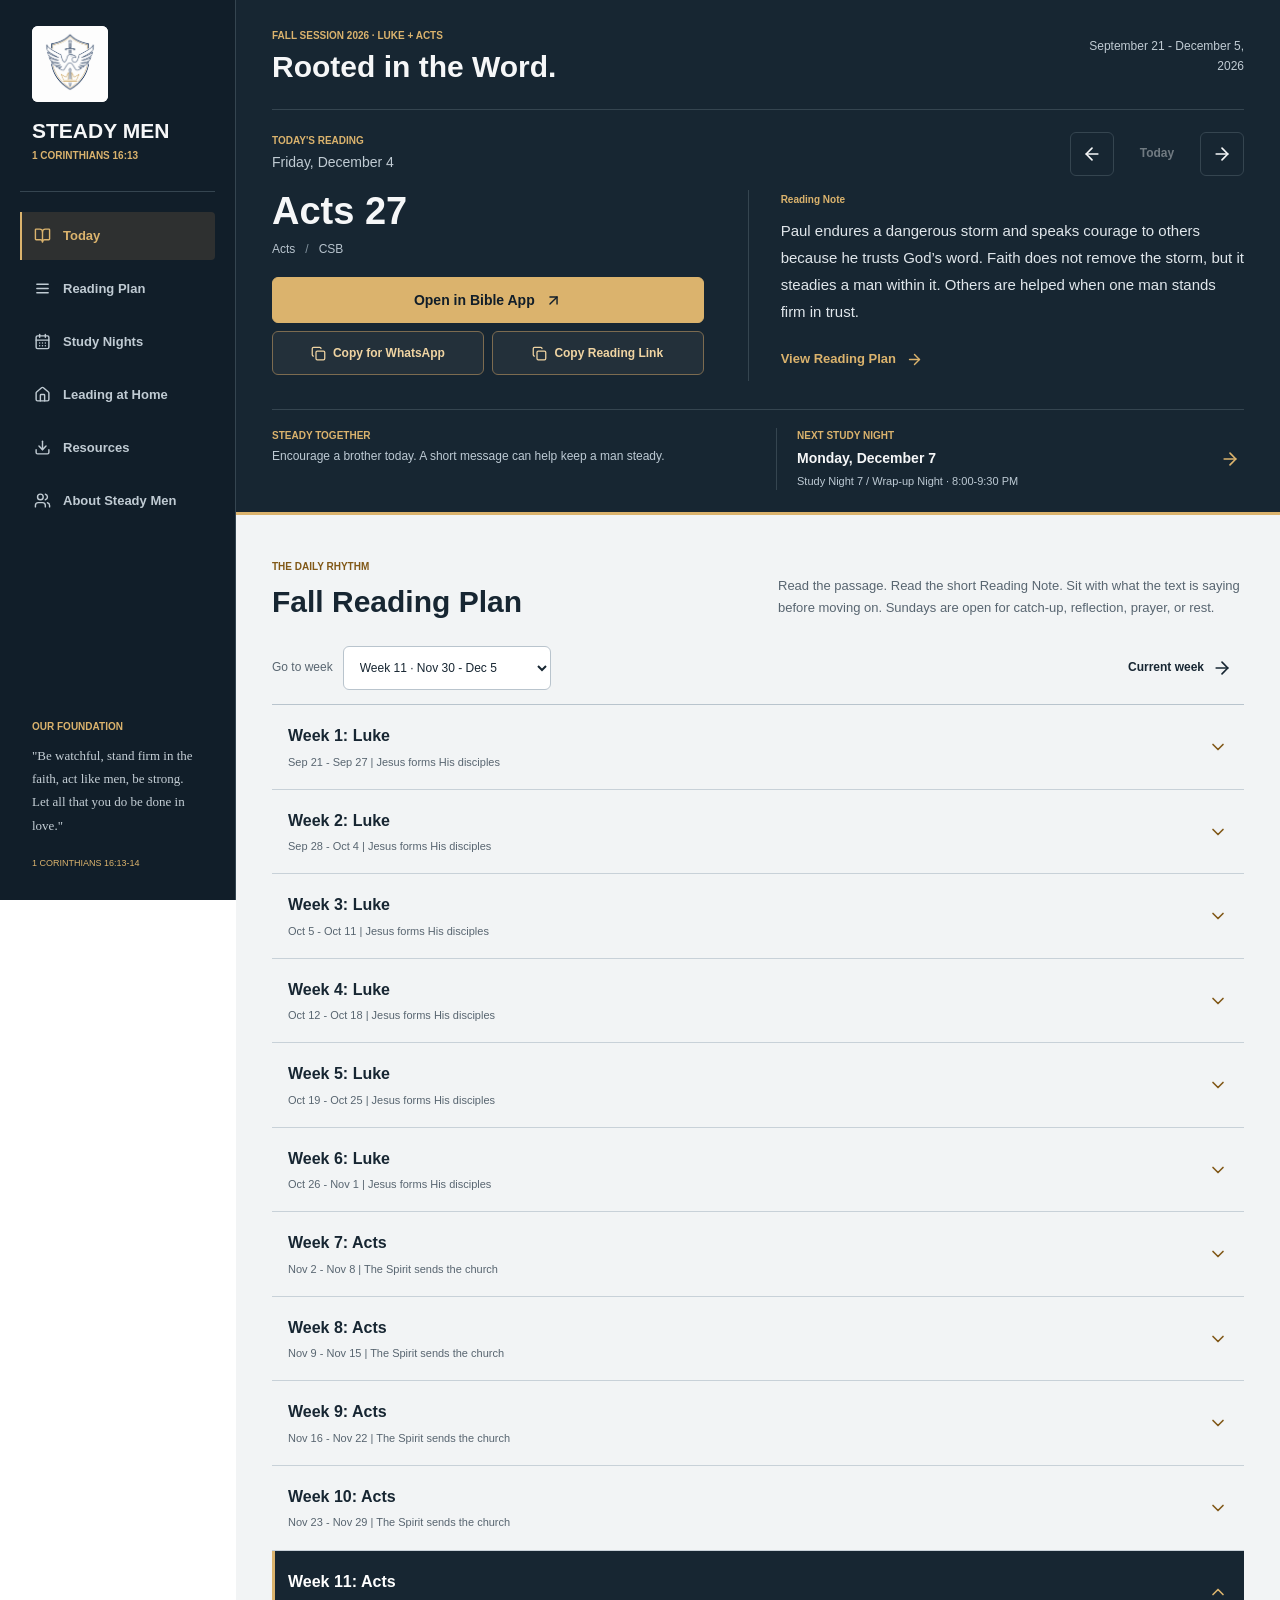
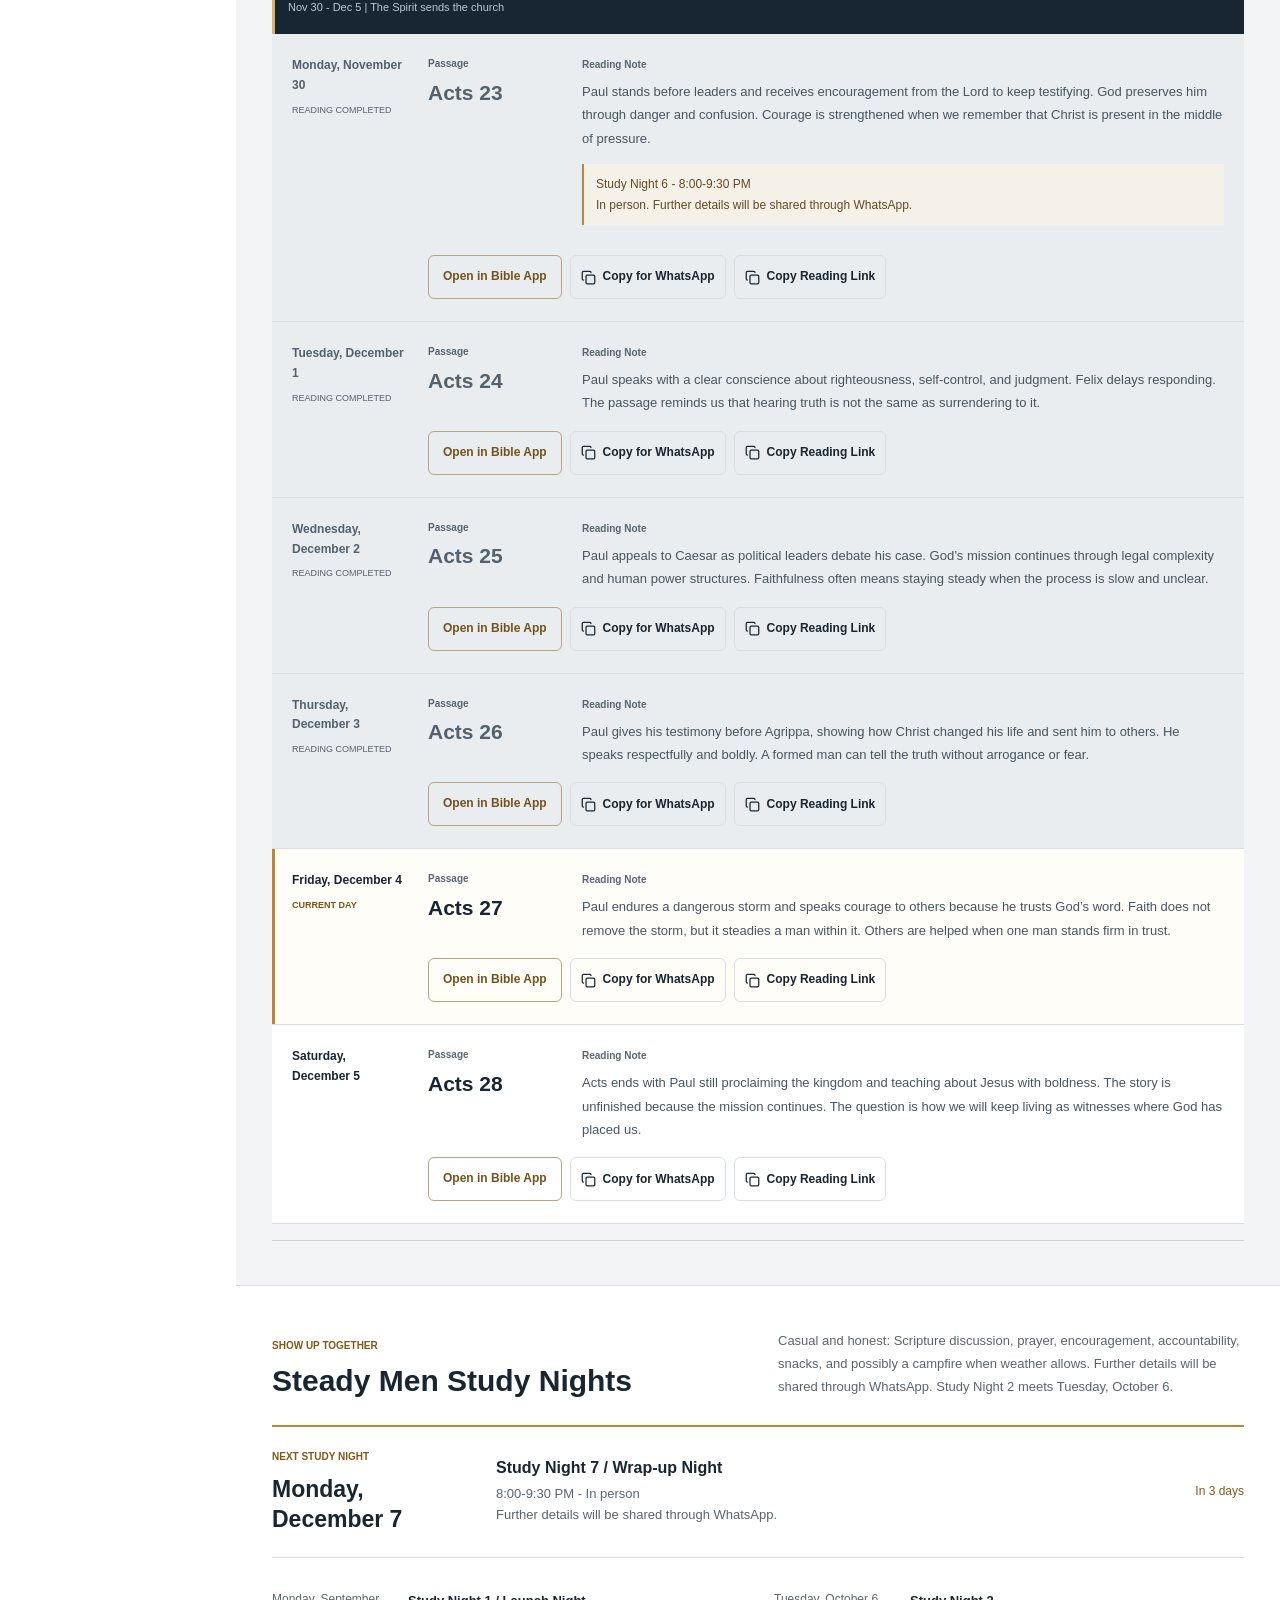
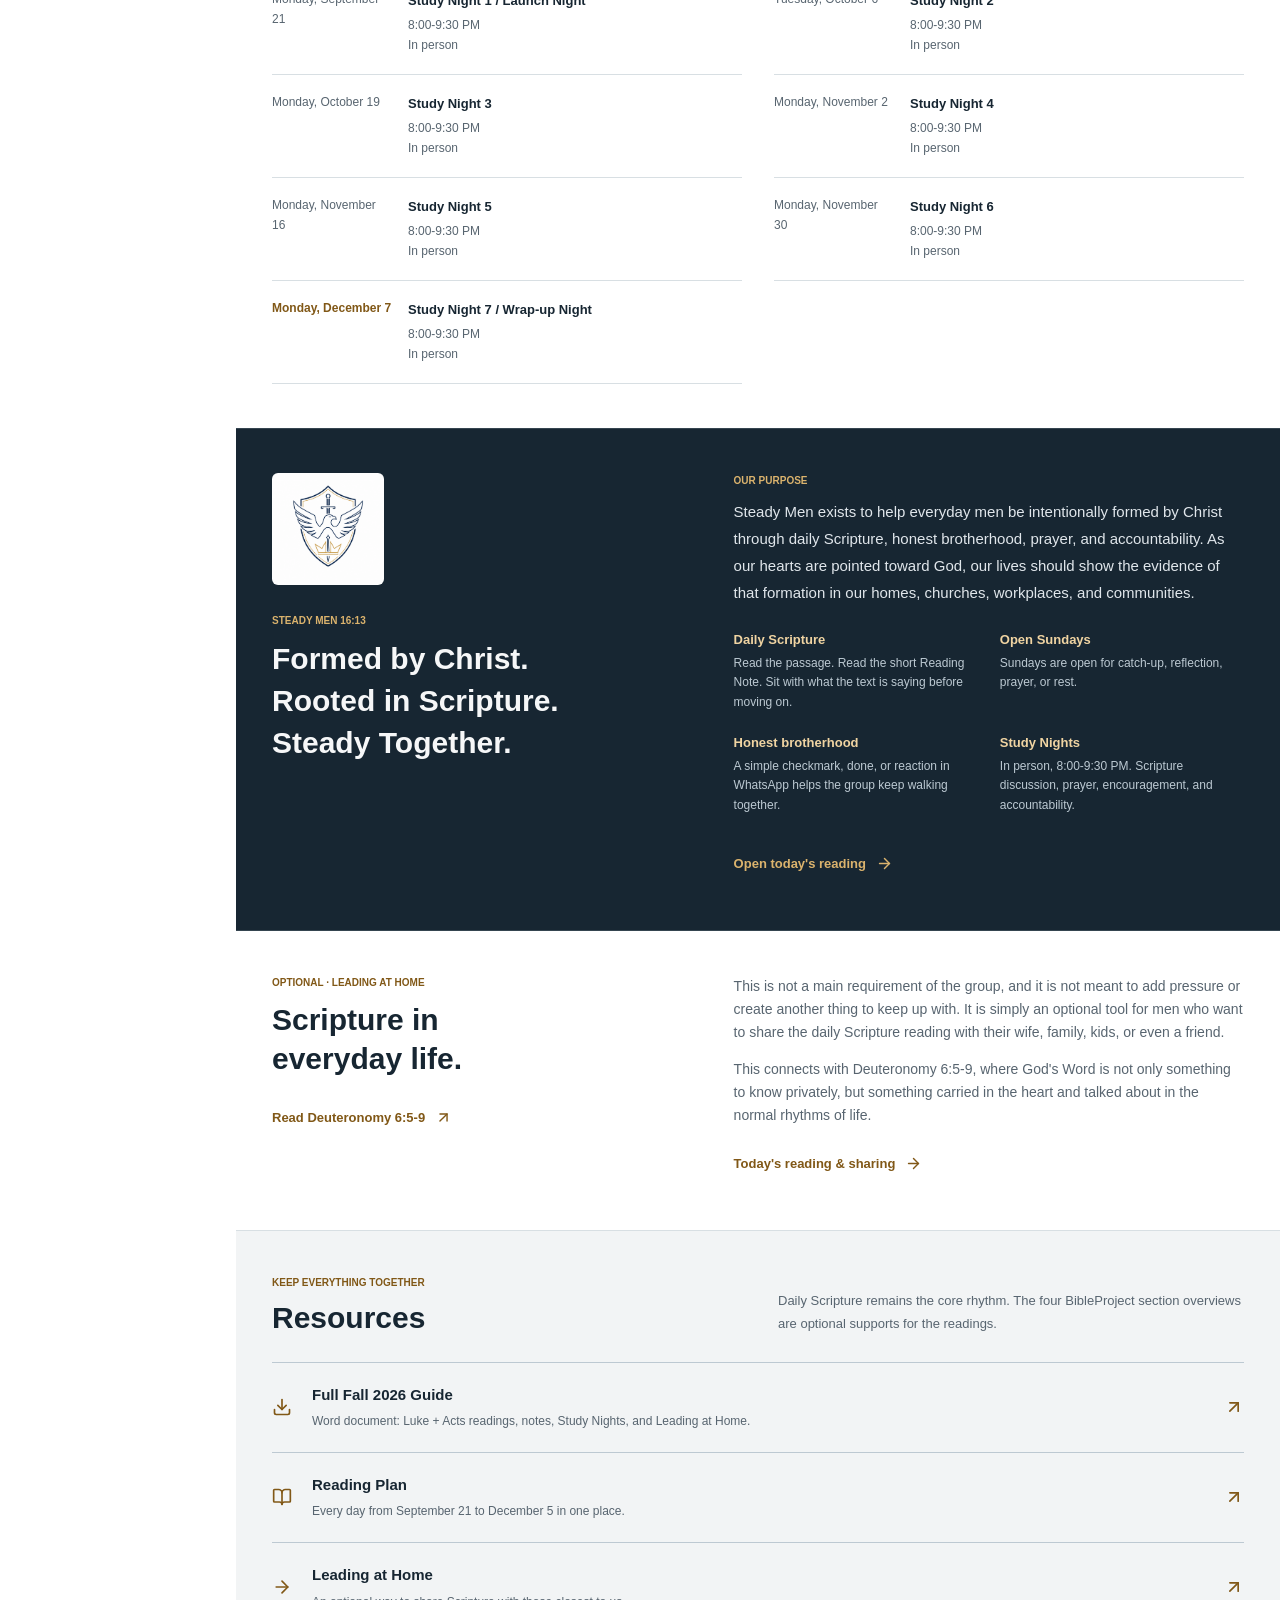
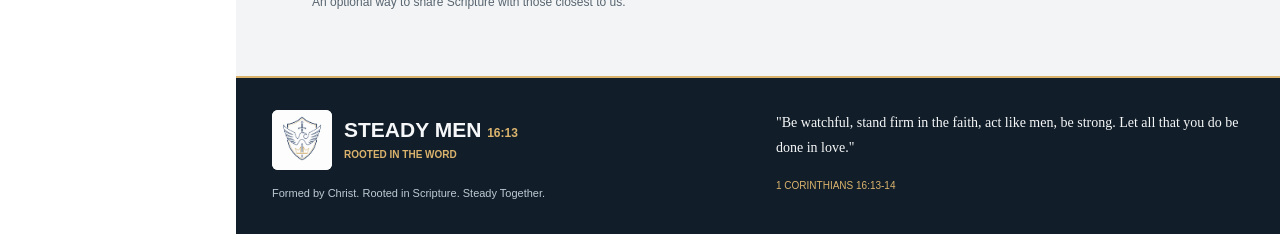
<file: steady-men-v1/index.html>
<!doctype html>
<html lang="en">
<head>
  <meta charset="utf-8">
  <meta name="viewport" content="width=device-width, initial-scale=1, viewport-fit=cover">
  <meta name="description" content="Steady Men 16:13 - Rooted in the Word. Fall Session 2026: Luke + Acts, September 21 - December 5. Daily Scripture, honest brotherhood, prayer, and accountability.">
  <meta name="theme-color" content="#111e29">
  <meta name="color-scheme" content="light">
  <meta property="og:title" content="Steady Men 16:13 | Rooted in the Word">
  <meta property="og:description" content="Formed by Christ. Rooted in Scripture. Steady Together. Fall 2026: Luke + Acts.">
  <meta property="og:type" content="website">
  <title>Steady Men 16:13 | Rooted in the Word | Fall 2026</title>
  <link rel="icon" href="assets/steady-men-crest.png" type="image/png">
  <link rel="apple-touch-icon" href="assets/steady-men-crest.png">
  <link rel="manifest" href="manifest.webmanifest">
  <link rel="stylesheet" href="css/styles.css">
</head>
<body>
  <a class="skip-link" href="#today">Skip to today's reading</a>
  <header class="site-header">
    <div class="container masthead">
      <a class="brand" href="#today" aria-label="Steady Men home">
        <img src="assets/steady-men-crest.png" alt="Steady Men crest" width="76" height="76" class="brand-mark">
        <span class="brand-type"><strong>STEADY MEN</strong><small>1 CORINTHIANS 16:13</small></span>
      </a>
      <nav class="desktop-nav" aria-label="Primary navigation">
        <a href="#today" data-nav="today" class="active" aria-current="location"><span class="icon icon-book-open" aria-hidden="true"></span>Today</a>
        <a href="#reading-plan" data-nav="reading-plan"><span class="icon icon-menu" aria-hidden="true"></span>Reading Plan</a>
        <a href="#study-nights" data-nav="study-nights"><span class="icon icon-calendar-days" aria-hidden="true"></span>Study Nights</a>
        <a href="#leading-at-home" data-nav="leading-at-home"><span class="icon icon-home" aria-hidden="true"></span>Leading at Home</a>
        <a href="#resources" data-nav="resources"><span class="icon icon-download" aria-hidden="true"></span>Resources</a>
        <a href="#about" data-nav="about"><span class="icon icon-users" aria-hidden="true"></span>About Steady Men</a>
      </nav>
      <button id="menu-button" class="icon-button menu-button" type="button" aria-label="Open navigation" aria-expanded="false" aria-controls="mobile-nav" title="Open navigation"><span class="icon icon-menu" aria-hidden="true"></span></button>
    </div>
    <nav id="mobile-nav" class="mobile-nav" aria-label="More navigation" hidden>
      <a href="#about" data-nav="about">About Steady Men</a>
      <a href="#leading-at-home" data-nav="leading-at-home">Leading at Home</a>
      <a href="#resources" data-nav="resources">Resources &amp; full guide</a>
    </nav>
    <div class="sidebar-foundation"><p class="eyebrow">OUR FOUNDATION</p><p>"Be watchful, stand firm in the faith, act like men, be strong. Let all that you do be done in love."</p><span>1 CORINTHIANS 16:13-14</span></div>
  </header>

  <main>
    <section id="today" class="daily-section section-anchor" aria-labelledby="today-new-testament" tabindex="-1">
      <div class="container">
        <div class="session-line"><div><span class="eyebrow" id="hero-kicker">FALL SESSION 2026 · LUKE + ACTS</span><h2 class="session-title">Rooted in the Word.</h2></div><span class="session-dates">September 21 - December 5, 2026</span></div>
        <div class="daily-topline">
          <div><span id="today-reading-label" class="eyebrow">TODAY'S READING</span><p id="today-date" class="reading-date"></p></div>
          <nav class="day-navigation" aria-label="Reading navigation">
            <button id="previous-reading" class="icon-button" type="button" aria-label="Previous reading day" title="Previous reading day"><span class="icon icon-arrow-left" aria-hidden="true"></span></button>
            <button id="return-today" class="quiet-button" type="button">Today</button>
            <button id="next-reading" class="icon-button" type="button" aria-label="Next reading day" title="Next reading day"><span class="icon icon-arrow-right" aria-hidden="true"></span></button>
          </nav>
        </div>
        <div class="daily-layout">
          <div class="daily-passage">
            <h1 id="today-new-testament">Rooted in the Word.</h1>
            <p class="reading-context"><span id="today-companion"></span><span id="today-translation">CSB</span></p>
            <a id="today-reading-link" class="button button-primary external-link" href="#reading-plan">Open in Bible App</a>
            <div class="share-actions">
              <button id="today-copy-button" class="copy-reading-button" type="button" data-copy-kind="whatsapp" data-default-label="Copy for WhatsApp">Copy for WhatsApp</button>
              <button id="today-share-button" class="copy-reading-button" type="button" data-copy-kind="reading-link" data-default-label="Copy Reading Link">Copy Reading Link</button>
            </div>
            <p id="hero-status" class="session-notice">Loading today's reading...</p>
            <div id="today-overview"></div>
          </div>
          <div class="daily-note">
            <h2 class="eyebrow">Reading Note</h2>
            <p id="today-note" class="reading-note-text"></p>
            <div id="today-study-night"></div>
            <a class="text-link forward-link" href="#reading-plan">View Reading Plan</a>
          </div>
        </div>
        <div class="daily-bottom">
          <div class="brotherhood-inline"><span class="eyebrow">STEADY TOGETHER</span><p id="brotherhood-reminder"></p><a id="whatsapp-link" class="text-link hidden" href="#" target="_blank" rel="noopener">Open WhatsApp Group</a></div>
          <a id="next-gathering-preview" class="next-preview" href="#study-nights"></a>
        </div>
      </div>
    </section>

    <section id="reading-plan" class="section-block plan-section section-anchor" aria-labelledby="reading-plan-heading">
      <div class="container">
        <div class="section-heading">
          <div><p class="eyebrow">THE DAILY RHYTHM</p><h2 id="reading-plan-heading">Fall Reading Plan</h2></div>
          <p class="section-intro">Read the passage. Read the short Reading Note. Sit with what the text is saying before moving on. Sundays are open for catch-up, reflection, prayer, or rest.</p>
        </div>
        <div class="plan-toolbar">
          <label for="week-select">Go to week <select id="week-select"></select></label>
          <button id="plan-current" class="quiet-button" type="button">Current week <span class="icon icon-arrow-right" aria-hidden="true"></span></button>
        </div>
        <div id="plan-notice" class="plan-notice"></div>
        <div id="reading-plan-list" class="reading-plan-list"></div>
      </div>
    </section>

    <section id="study-nights" class="section-block section-anchor" aria-labelledby="study-nights-heading">
      <div class="container">
        <div class="section-heading">
          <div><p class="eyebrow">SHOW UP TOGETHER</p><h2 id="study-nights-heading">Steady Men Study Nights</h2></div>
          <p class="section-intro">Casual and honest: Scripture discussion, prayer, encouragement, accountability, snacks, and possibly a campfire when weather allows. Further details will be shared through WhatsApp. Study Night 2 meets Tuesday, October 6.</p>
        </div>
        <div id="next-study-night" class="next-gathering"></div>
        <div id="study-night-list" class="gathering-list"></div>
      </div>
    </section>

    <section id="about" class="section-block about-section section-anchor" aria-labelledby="about-heading">
      <div class="container about-layout">
        <div class="about-title"><img src="assets/steady-men-crest.png" alt="" width="112" height="112" loading="lazy"><p class="eyebrow">STEADY MEN 16:13</p><h2 id="about-heading">Formed by Christ.<br>Rooted in Scripture.<br>Steady Together.</h2></div>
        <div class="about-copy">
          <p class="eyebrow">OUR PURPOSE</p>
          <p class="purpose-text">Steady Men exists to help everyday men be intentionally formed by Christ through daily Scripture, honest brotherhood, prayer, and accountability. As our hearts are pointed toward God, our lives should show the evidence of that formation in our homes, churches, workplaces, and communities.</p>
          <div class="rhythm-list">
            <div><h3>Daily Scripture</h3><p>Read the passage. Read the short Reading Note. Sit with what the text is saying before moving on.</p></div>
            <div><h3>Open Sundays</h3><p>Sundays are open for catch-up, reflection, prayer, or rest.</p></div>
            <div><h3>Honest brotherhood</h3><p>A simple checkmark, done, or reaction in WhatsApp helps the group keep walking together.</p></div>
            <div><h3>Study Nights</h3><p>In person, 8:00-9:30 PM. Scripture discussion, prayer, encouragement, and accountability.</p></div>
          </div>
          <a class="text-link forward-link" href="#today">Open today's reading</a>
        </div>
      </div>
    </section>

    <section id="leading-at-home" class="section-block section-anchor" aria-labelledby="leading-at-home-heading">
      <div class="container home-layout">
        <div><p class="eyebrow">OPTIONAL · LEADING AT HOME</p><h2 id="leading-at-home-heading">Scripture in<br>everyday life.</h2><a class="text-link external-link" href="https://www.bible.com/bible/1713/DEU.6.5-9.CSB" target="_blank" rel="noopener">Read Deuteronomy 6:5-9</a></div>
        <div class="home-copy"><p>This is not a main requirement of the group, and it is not meant to add pressure or create another thing to keep up with. It is simply an optional tool for men who want to share the daily Scripture reading with their wife, family, kids, or even a friend.</p><p>This connects with Deuteronomy 6:5-9, where God's Word is not only something to know privately, but something carried in the heart and talked about in the normal rhythms of life.</p><a class="text-link forward-link" href="#today">Today's reading &amp; sharing</a></div>
      </div>
    </section>

    <section id="resources" class="section-block resources-section section-anchor" aria-labelledby="resources-heading">
      <div class="container">
        <div class="section-heading"><div><p class="eyebrow">KEEP EVERYTHING TOGETHER</p><h2 id="resources-heading">Resources</h2></div><p class="section-intro">Daily Scripture remains the core rhythm. The four BibleProject section overviews are optional supports for the readings.</p></div>
        <div class="resource-grid">
          <a id="study-package-link" class="resource-card" href="assets/steady-men-fall-2026-final.docx" download><span class="icon icon-download" aria-hidden="true"></span><span><strong>Full Fall 2026 Guide</strong><small>Word document: Luke + Acts readings, notes, Study Nights, and Leading at Home.</small></span><span class="icon icon-arrow-up-right" aria-hidden="true"></span></a>
          <a class="resource-card" href="#reading-plan"><span class="icon icon-book-open" aria-hidden="true"></span><span><strong>Reading Plan</strong><small>Every day from September 21 to December 5 in one place.</small></span><span class="icon icon-arrow-up-right" aria-hidden="true"></span></a>
          <a class="resource-card" href="#leading-at-home"><span class="icon icon-arrow-right" aria-hidden="true"></span><span><strong>Leading at Home</strong><small>An optional way to share Scripture with those closest to us.</small></span><span class="icon icon-arrow-up-right" aria-hidden="true"></span></a>
        </div>
        <div class="optional-resources" hidden><h3>Video Resources</h3><div id="optional-resource-list" class="optional-resource-list"></div></div>
      </div>
    </section>
    <noscript><div class="container no-script"><p>The daily reading and sharing controls need JavaScript. The full Fall guide includes the complete reading plan.</p><a class="text-link" href="assets/steady-men-fall-2026-final.docx">Download the full guide</a></div></noscript>
  </main>
  <footer class="site-footer">
    <div class="container footer-layout">
      <div><a class="brand" href="#today"><img src="assets/steady-men-crest.png" alt="" width="60" height="60" loading="lazy"><span class="brand-type"><strong>STEADY MEN <span>16:13</span></strong><small>ROOTED IN THE WORD</small></span></a><p>Formed by Christ. Rooted in Scripture. Steady Together.</p></div>
      <div class="foundation"><p>"Be watchful, stand firm in the faith, act like men, be strong. Let all that you do be done in love."</p><span>1 CORINTHIANS 16:13-14</span></div>
    </div>
  </footer>
  <nav class="bottom-nav" aria-label="Daily navigation">
    <a href="#today" data-nav="today" class="active" aria-current="location"><span class="icon icon-book-open" aria-hidden="true"></span>Today</a>
    <a href="#reading-plan" data-nav="reading-plan"><span class="icon icon-menu" aria-hidden="true"></span>Reading Plan</a>
    <a href="#study-nights" data-nav="study-nights"><span class="icon icon-calendar-days" aria-hidden="true"></span>Study Nights</a>
  </nav>
  <p id="copy-status" class="copy-status" role="status" aria-live="polite"></p>
  <script src="js/study-data.js"></script>
  <script src="js/app.js"></script>
</body>
</html>
</file>
<file: steady-men-v1/css/styles.css>
:root {
  --ink: #172632; --navy: #172632; --navy-deep: #111e29; --navy-edge: #354550;
  --gold: #dbb36d; --gold-dark: #815817; --muted: #586570; --line: #d8dfe3;
  --paper: #fff; --wash: #f2f4f5; --past: #e9edf0; --radius: 6px; --sidebar: 236px;
}
* { box-sizing: border-box; }
html { scroll-behavior: smooth; scroll-padding-top: 20px; }
body { margin: 0; color: var(--ink); background: var(--paper); font: 15px/1.65 "Segoe UI", Arial, sans-serif; letter-spacing: 0; }
button, input, select { font: inherit; }
button, a { -webkit-tap-highlight-color: transparent; }
a { color: inherit; text-decoration: none; }
button { cursor: pointer; }
button:disabled { cursor: default; opacity: .4; }
a:focus-visible, button:focus-visible, select:focus-visible, summary:focus-visible { outline: 3px solid #b38135; outline-offset: 4px; }
[hidden], .hidden { display: none !important; }
h1, h2, h3, p { margin-top: 0; }
h1, h2, h3 { line-height: 1.2; font-weight: 650; }
h2 { font-size: 30px; margin-bottom: 18px; }
h3 { font-size: 17px; }
main, .site-footer { margin-left: var(--sidebar); }
.container { width: min(1140px, calc(100% - 72px)); margin-inline: auto; }
.section-anchor { scroll-margin-top: 20px; }
.skip-link { position: fixed; left: 16px; top: 12px; z-index: 100; padding: 12px 20px; background: var(--gold); color: var(--navy-deep); transform: translateY(-150%); }
.skip-link:focus { transform: translateY(0); }
.eyebrow { display: block; color: var(--gold-dark); font-size: 10px; font-weight: 750; line-height: 1.5; letter-spacing: 0; margin: 0 0 10px; }
.icon { display: inline-block; width: 20px; height: 20px; flex: 0 0 20px; background: currentColor; mask: var(--icon) center / contain no-repeat; }
.icon-arrow-left { --icon: url('../assets/icons/arrow-left.svg'); }
.icon-arrow-right { --icon: url('../assets/icons/arrow-right.svg'); }
.icon-arrow-up-right { --icon: url('../assets/icons/arrow-up-right.svg'); }
.icon-book-open { --icon: url('../assets/icons/book-open.svg'); }
.icon-calendar-days { --icon: url('../assets/icons/calendar-days.svg'); }
.icon-menu { --icon: url('../assets/icons/menu.svg'); }
.icon-download { --icon: url('../assets/icons/download.svg'); }
.icon-home { --icon: url('../assets/icons/house.svg'); }
.icon-users { --icon: url('../assets/icons/users.svg'); }
.icon-button { display: inline-flex; justify-content: center; align-items: center; border: 1px solid var(--line); border-radius: var(--radius); width: 44px; height: 44px; flex: 0 0 44px; padding: 10px; background: transparent; color: inherit; }
.icon-button:hover:not(:disabled) { background: var(--wash); }
.button { display: inline-flex; align-items: center; justify-content: center; gap: 10px; min-height: 46px; padding: 10px 16px; border-radius: var(--radius); border: 1px solid transparent; font-weight: 700; font-size: 14px; line-height: 1.5; }
.button-primary { color: var(--navy-deep); background: var(--gold); border-color: var(--gold); }
.button-primary:hover { background: #ecc890; border-color: #ecc890; }
.quiet-button { display: inline-flex; align-items: center; justify-content: center; gap: 8px; min-height: 44px; padding: 8px 12px; border: 0; border-radius: var(--radius); background: transparent; color: inherit; font-size: 12px; font-weight: 600; }
.quiet-button:hover:not(:disabled) { background: var(--wash); }
.text-link { display: inline-flex; align-items: center; gap: 10px; min-height: 44px; color: var(--gold-dark); font-size: 13px; font-weight: 650; }
.text-link:hover { text-decoration: underline; text-underline-offset: 4px; }
.external-link::after, .forward-link::after { content: ""; display: inline-block; width: 17px; height: 17px; flex-shrink: 0; background: currentColor; mask: url('../assets/icons/arrow-up-right.svg') center / contain no-repeat; }
.forward-link::after { mask-image: url('../assets/icons/arrow-right.svg'); }

/* Keep the familiar desktop rail; the phone has a compact masthead and bottom anchors. */
.site-header { position: fixed; inset: 0 auto 0 0; width: var(--sidebar); padding: 26px 20px; background: var(--navy-deep); color: #f6f7f8; border-right: 1px solid var(--navy-edge); display: flex; flex-direction: column; z-index: 60; overflow-y: auto; }
.masthead { width: 100%; display: block; margin: 0; }
.brand { display: flex; align-items: center; gap: 12px; }
.brand img { display: block; object-fit: contain; border-radius: 6px; background: white; }
.site-header .brand { flex-direction: column; align-items: flex-start; gap: 16px; padding: 0 12px 26px; }
.brand-type { display: grid; gap: 5px; }
.brand-type strong { font-size: 21px; line-height: 1.2; font-weight: 750; }
.brand-type strong span { font-size: 12px; color: var(--gold); }
.brand-type small { font-size: 10px; color: var(--gold); font-weight: 600; }
.desktop-nav { display: grid; gap: 5px; padding-top: 20px; border-top: 1px solid var(--navy-edge); }
.desktop-nav a { display: flex; align-items: center; gap: 12px; min-height: 48px; padding: 10px 12px; font-size: 13px; font-weight: 600; border-left: 2px solid transparent; border-radius: 0 4px 4px 0; color: #c0cbd3; }
.desktop-nav .icon { width: 17px; height: 17px; flex-basis: 17px; }
.desktop-nav a:hover { color: white; background: #1e2d38; }
.desktop-nav a.active { color: var(--gold); background: #2e3030; border-color: var(--gold); }
.sidebar-foundation { margin-top: auto; padding: 40px 12px 0; }
.sidebar-foundation .eyebrow { color: var(--gold); }
.sidebar-foundation p:not(.eyebrow) { font-family: Georgia, serif; color: #c5cfd6; font-size: 13px; line-height: 1.8; margin-bottom: 12px; }
.sidebar-foundation > span { font-size: 9px; color: var(--gold); }
.menu-button, .bottom-nav { display: none; }
.mobile-nav { padding: 8px 20px 16px; border-top: 1px solid var(--navy-edge); }
.mobile-nav a { display: block; padding: 12px 0; font-size: 14px; color: #f6f7f8; }

.daily-section { padding-top: 28px; background: var(--navy); color: #f6f7f8; border-bottom: 3px solid var(--gold); }
.daily-section .eyebrow { color: var(--gold); }
.session-line { display: flex; justify-content: space-between; align-items: center; gap: 24px; padding-bottom: 24px; border-bottom: 1px solid var(--navy-edge); }
.session-line .eyebrow { margin-bottom: 6px; }
.session-title { font-size: 30px; margin: 0; font-weight: 700; }
.session-dates { color: #c0cbd3; font-size: 12px; max-width: 160px; text-align: right; }
.daily-topline { display: flex; align-items: center; justify-content: space-between; gap: 16px; padding-top: 22px; }
.daily-topline .eyebrow { margin-bottom: 3px; }
.reading-date { font-size: 14px; margin: 0; color: #c0cbd3; }
.day-navigation { display: flex; align-items: center; gap: 4px; flex-shrink: 0; }
.day-navigation .icon-button { border-color: var(--navy-edge); }
.day-navigation .quiet-button { width: 78px; padding-inline: 4px; }
.day-navigation .icon-button:hover:not(:disabled), .day-navigation .quiet-button:hover:not(:disabled) { background: #2a3b48; }
.daily-layout { display: grid; grid-template-columns: minmax(0, 1fr) minmax(0, 1.15fr); gap: 44px; padding: 14px 0 28px; }
.daily-passage, .daily-note { min-width: 0; }
.daily-passage h1 { font-size: 38px; line-height: 1.15; margin: 0 0 6px; font-weight: 700; overflow-wrap: anywhere; }
.reading-context { display: flex; gap: 10px; color: #b7c3cd; font-size: 12px; margin-bottom: 18px; }
.reading-context span + span::before { content: "/"; margin-right: 10px; color: #82929e; }
.daily-passage > .button { width: 100%; }
.share-actions { display: grid; grid-template-columns: repeat(2, minmax(0, 1fr)); gap: 8px; margin-top: 8px; }
.copy-reading-button { display: inline-flex; align-items: center; justify-content: center; gap: 7px; min-height: 44px; padding: 8px 10px; border: 1px solid var(--line); background: transparent; color: var(--ink); text-align: center; font-size: 12px; line-height: 1.45; font-weight: 600; border-radius: var(--radius); }
.copy-reading-button::before { content: ""; width: 15px; height: 15px; flex-shrink: 0; background: currentColor; mask: url('../assets/icons/copy.svg') center / contain no-repeat; }
.copy-reading-button:hover { background: #e9eef1; border-color: #9baab5; }
.copy-reading-button.is-copied { background: #e6eee8; color: #245638; border-color: #89a592; }
.daily-section .copy-reading-button { color: #f0d4a2; border-color: #7c6b50; background: #23303a; }
.daily-section .copy-reading-button:hover { background: #33414b; border-color: var(--gold); }
.daily-section .copy-reading-button.is-copied { color: #d5edda; border-color: #7f9c85; }
.daily-note { border-left: 1px solid var(--navy-edge); padding-left: 32px; }
.daily-note h2 { padding-top: 2px; margin-bottom: 10px; }
.reading-note-text { font-size: 15px; line-height: 1.8; color: #e0e6eb; margin-bottom: 12px; }
.daily-section .text-link { color: var(--gold); }
.session-notice { margin: 16px 0 0; padding: 10px 12px; color: #d5dee5; background: #203340; font-size: 12px; line-height: 1.7; border-left: 2px solid var(--gold); }
.session-notice:empty { display: none; }
.optional-overview { display: block; width: fit-content; max-width: 100%; min-height: 44px; margin-top: 14px; padding-top: 10px; border-top: 1px solid var(--line); font-size: 12px; line-height: 1.65; overflow-wrap: anywhere; }
.optional-overview::after { content: none; }
.daily-section .optional-overview { border-color: var(--navy-edge); }
.study-night-note { margin: 14px 0; padding: 10px 12px; border-left: 2px solid #b88739; background: #f6f1e8; color: #654a21; font-size: 12px; line-height: 1.7; }
.daily-section .study-night-note { color: #e7c790; background: #293641; border-color: var(--gold); }
.daily-bottom { display: grid; grid-template-columns: 1fr 1fr; gap: 36px; padding: 18px 0 22px; border-top: 1px solid var(--navy-edge); }
.brotherhood-inline .eyebrow { margin-bottom: 4px; }
.brotherhood-inline p { color: #bdcad4; font-size: 12px; margin: 0; }
.next-preview { display: grid; grid-template-columns: 1fr 24px; align-items: center; padding-left: 20px; border-left: 1px solid var(--navy-edge); }
.next-preview .eyebrow { margin: 0 0 4px; }
.next-preview strong { display: block; font-size: 14px; font-weight: 600; }
.next-preview small { display: block; color: #bdcad4; font-size: 11px; margin-top: 2px; }
.next-preview > .icon { color: var(--gold); }
.next-preview:hover strong { text-decoration: underline; text-underline-offset: 4px; }

.section-block { padding: 44px 0; }
.section-heading { display: grid; grid-template-columns: 1fr 1fr; gap: 40px; align-items: end; margin-bottom: 26px; }
.section-heading h2 { margin: 0; }
.section-intro { color: var(--muted); font-size: 13px; line-height: 1.75; margin: 0; max-width: 500px; }
.plan-section { background: var(--wash); border-bottom: 1px solid var(--line); }
.plan-toolbar { display: flex; justify-content: space-between; align-items: center; gap: 12px; padding-bottom: 14px; }
.plan-toolbar label { display: flex; align-items: center; gap: 10px; font-size: 12px; color: var(--muted); }
.plan-toolbar select { min-height: 44px; max-width: 280px; padding: 8px 30px 8px 12px; border: 1px solid #b9c4cd; background: white; color: var(--ink); font-size: 12px; border-radius: var(--radius); }
.plan-toolbar .quiet-button:hover { background: #e1e7eb; }
.plan-notice { color: var(--muted); font-size: 12px; margin-bottom: 14px; }
.reading-plan-list { border-top: 1px solid #b9c4cd; }
.week-details { border-bottom: 1px solid #c8d1d8; }
.week-summary { padding: 18px 16px; display: flex; align-items: center; justify-content: space-between; gap: 20px; list-style: none; cursor: pointer; }
.week-summary::-webkit-details-marker { display: none; }
.week-summary-title { font-size: 16px; font-weight: 650; }
.week-summary-subtitle { display: block; color: var(--muted); font-size: 11px; margin-top: 3px; }
.week-summary-icon { width: 20px; height: 20px; font-size: 0; flex-shrink: 0; background: var(--gold-dark); mask: url('../assets/icons/chevron-down.svg') center / contain no-repeat; }
.week-details[open] .week-summary { background: var(--navy); color: white; border-left: 3px solid var(--gold); padding-left: 13px; }
.week-details[open] .week-summary-subtitle { color: #bcc9d2; }
.week-details[open] .week-summary-icon { transform: rotate(180deg); background: var(--gold); }
.week-summary:hover .week-summary-title { text-decoration: underline; text-underline-offset: 4px; }
.reading-rows { background: white; margin-bottom: 16px; }
.reading-row { display: grid; grid-template-columns: 112px 130px minmax(0, 1fr); gap: 16px 24px; padding: 22px 20px; border-bottom: 1px solid var(--line); align-items: start; scroll-margin-top: 20px; }
.reading-row > * { min-width: 0; overflow-wrap: anywhere; }
.date-cell { display: grid; gap: 8px; }
.date-main { font-size: 12px; line-height: 1.65; font-weight: 650; color: var(--ink); }
.date-main:hover { text-decoration: underline; text-underline-offset: 4px; }
.reading-cell-label { display: block; color: var(--muted); font-size: 10px; font-weight: 600; margin-bottom: 6px; }
.reading-ref { font-size: 21px; font-weight: 650; line-height: 1.3; }
a.reading-ref:hover { text-decoration: underline; text-underline-offset: 4px; }
.reading-note { font-size: 13px; color: #455662; line-height: 1.8; }
.reading-actions { grid-column: 2 / -1; display: flex; flex-wrap: wrap; gap: 8px; }
.reading-app-link { justify-content: center; padding: 8px 14px; border: 1px solid #bca37b; border-radius: var(--radius); font-size: 12px; color: #75521b; }
.reading-row.is-completed { background: var(--past); }
.reading-row.is-completed .reading-ref, .reading-row.is-completed .date-main { color: #52616e; }
.reading-row.is-today { box-shadow: inset 3px 0 0 #b88739; background: #fffdf8; }
.today-chip, .completed-chip { color: #795419; font-size: 9px; line-height: 1.5; font-weight: 700; }
.completed-chip { color: #52616e; font-weight: 500; }
.reading-row.is-open-day .reading-ref { font-size: 16px; }
.next-gathering { display: grid; grid-template-columns: 200px 1fr auto; gap: 24px; align-items: center; padding: 22px 0; border-top: 2px solid #b88739; border-bottom: 1px solid var(--line); }
.gathering-date-block span { display: block; color: var(--gold-dark); font-size: 10px; margin-bottom: 10px; font-weight: 700; }
.gathering-date-block strong { display: block; font-size: 23px; font-weight: 650; line-height: 1.3; }
.gathering-copy h3 { margin-bottom: 6px; font-size: 16px; }
.gathering-copy p { font-size: 13px; color: var(--muted); margin: 0; }
.gathering-countdown { color: var(--gold-dark); font-size: 12px; }
.gathering-list { margin-top: 14px; display: grid; grid-template-columns: 1fr 1fr; column-gap: 32px; }
.gathering-mini { display: grid; grid-template-columns: 120px 1fr; column-gap: 16px; padding: 18px 0; border-bottom: 1px solid var(--line); }
.gathering-mini .mini-date { color: var(--muted); font-size: 12px; grid-row: span 2; }
.gathering-mini strong { font-size: 13px; font-weight: 650; }
.gathering-mini span:last-child { font-size: 12px; color: var(--muted); margin-top: 5px; }
.gathering-mini.is-next .mini-date { color: var(--gold-dark); font-weight: 650; }
.about-section { background: var(--navy); color: #f6f7f8; border-block: 1px solid var(--navy-edge); }
.about-layout, .home-layout { display: grid; grid-template-columns: .9fr 1.1fr; gap: 44px; }
.about-title img { margin-bottom: 20px; object-fit: contain; border-radius: 6px; }
.about-title h2 { font-size: 30px; line-height: 1.4; }
.about-section .eyebrow, .about-section .text-link { color: var(--gold); }
.purpose-text { font-size: 15px; line-height: 1.8; color: #e0e6eb; }
.rhythm-list { display: grid; grid-template-columns: 1fr 1fr; gap: 22px; margin-block: 26px; }
.rhythm-list h3 { margin-bottom: 6px; font-size: 13px; color: #f0d4a2; }
.rhythm-list p { margin: 0; font-size: 12px; color: #bcc9d2; }
.home-layout h2 { line-height: 1.3; }
.home-copy { font-size: 14px; color: var(--muted); }
.resources-section { background: var(--wash); border-top: 1px solid var(--line); }
.resource-grid { display: grid; grid-template-columns: 1fr; }
.resource-card { border-top: 1px solid #bdc9d2; padding: 20px 0; display: grid; grid-template-columns: 24px 1fr 20px; gap: 16px; align-items: center; }
.resource-card > .icon { color: var(--gold-dark); }
.resource-card strong { display: block; font-size: 15px; font-weight: 650; margin-bottom: 4px; }
.resource-card small { display: block; color: var(--muted); font-size: 12px; line-height: 1.7; }
.resource-card:hover strong { text-decoration: underline; text-underline-offset: 4px; }
.resource-card.is-disabled { opacity: .6; cursor: default; }
.optional-resource-list { display: grid; grid-template-columns: repeat(2, 1fr); gap: 24px; }
.optional-resource-card { padding: 20px 0; border-top: 1px solid var(--line); }
.optional-resource-card strong, .optional-resource-card small { display: block; }
.site-footer { background: var(--navy-deep); color: #f6f7f8; padding: 32px 0; border-top: 2px solid var(--gold); }
.footer-layout { display: grid; grid-template-columns: 1fr 1fr; gap: 36px; }
.site-footer .brand + p { color: #bdcad4; font-size: 11px; margin: 14px 0 0; }
.foundation p { font-family: Georgia, serif; font-size: 14px; line-height: 1.8; margin-bottom: 12px; }
.foundation span { color: var(--gold); font-size: 10px; }
.copy-status { position: fixed; z-index: 80; bottom: 24px; left: 50%; transform: translateX(-50%); max-width: calc(100% - 32px); margin: 0; padding: 10px 18px; border-radius: var(--radius); background: var(--navy-deep); color: white; border: 1px solid var(--gold); font-size: 12px; box-shadow: 0 4px 16px #111e2926; pointer-events: none; }
.copy-status:empty { display: none; }
.no-script { padding-block: 28px; }
.error-page main { width: auto; margin-left: var(--sidebar); margin-right: 0; padding: 60px 40px; }

@media (max-width: 1200px) {
  :root { --sidebar: 216px; }
  .container { width: calc(100% - 48px); }
  .site-header { padding-inline: 16px; }
  .daily-layout, .about-layout, .home-layout { gap: 28px; }
  .daily-note { padding-left: 24px; }
  .daily-passage h1 { font-size: 34px; }
  .share-actions { grid-template-columns: 1fr; }
  .section-heading { gap: 28px; }
  .reading-row { grid-template-columns: 100px 110px minmax(0, 1fr); gap: 16px; }
  .next-gathering { grid-template-columns: 180px 1fr; }
  .gathering-countdown { grid-column: 2; }
  .gathering-mini { grid-template-columns: 1fr; }
  .gathering-mini .mini-date { grid-row: auto; margin-bottom: 6px; }
}
@media (max-width: 1000px) and (min-width: 801px) {
  .daily-layout { grid-template-columns: 1fr; gap: 22px; }
  .daily-note { padding: 18px 0 0; border-left: 0; border-top: 1px solid var(--navy-edge); }
  .share-actions { grid-template-columns: 1fr 1fr; }
  .section-heading { grid-template-columns: 1fr; gap: 12px; }
  .reading-row { grid-template-columns: 120px minmax(0, 1fr); }
  .reading-note, .reading-actions { grid-column: 1 / -1; }
  .about-layout, .home-layout { grid-template-columns: 1fr; }
}
@media (max-width: 800px) {
  main, .site-footer { margin-left: 0; }
  .error-page main { margin-left: 0; padding: 32px 20px; }
  .site-header { position: relative; width: 100%; padding: 0; border: 0; overflow: visible; }
  .masthead { width: calc(100% - 32px); margin: auto; display: flex; justify-content: space-between; align-items: center; min-height: 86px; gap: 16px; }
  .site-header .brand { flex-direction: row; align-items: center; gap: 12px; padding: 0; }
  .brand-mark { width: 60px; height: 60px; }
  .brand-type strong { font-size: 20px; }
  .brand-type small { font-size: 9px; }
  .desktop-nav, .sidebar-foundation { display: none; }
  .menu-button { display: inline-flex; border-color: var(--navy-edge); }
  .menu-button:hover:not(:disabled) { background: #293b49; }
  .menu-button[aria-expanded="true"] .icon { --icon: url('../assets/icons/x.svg'); }
  .daily-section { padding-top: 20px; }
  .daily-layout { gap: 28px; }
  .daily-topline { padding-top: 18px; }
  .session-title { font-size: 26px; }
  .session-line { padding-bottom: 18px; }
  .daily-note { padding-left: 20px; }
  .share-actions { grid-template-columns: 1fr; }
  .daily-bottom { gap: 24px; }
  .section-heading { gap: 24px; }
  h2 { font-size: 27px; }
  .about-title h2 { font-size: 27px; }
  body { padding-bottom: calc(62px + env(safe-area-inset-bottom)); }
  .bottom-nav { display: flex; position: fixed; z-index: 50; bottom: 0; left: 0; width: 100%; padding: 4px 12px calc(4px + env(safe-area-inset-bottom)); background: var(--navy-deep); border-top: 1px solid var(--navy-edge); }
  .bottom-nav a { display: flex; flex-direction: column; align-items: center; justify-content: center; gap: 3px; min-height: 54px; flex: 1; color: #b8c5ce; font-size: 10px; border-top: 2px solid transparent; }
  .bottom-nav .icon { width: 18px; height: 18px; flex-basis: 18px; }
  .bottom-nav a.active { color: var(--gold); border-top-color: var(--gold); }
  .copy-status { bottom: calc(76px + env(safe-area-inset-bottom)); }
}
@media (max-width: 600px) {
  .container { width: calc(100% - 32px); }
  .masthead { min-height: 80px; gap: 10px; }
  .brand-mark { width: 56px; height: 56px; }
  .site-header .brand { gap: 10px; }
  .brand-type strong { font-size: 19px; }
  .session-line { display: block; padding-bottom: 14px; }
  .session-line .eyebrow { font-size: 9px; margin-bottom: 3px; }
  .session-title { font-size: 21px; }
  .session-dates { display: block; max-width: none; text-align: left; margin-top: 4px; font-size: 10px; }
  .daily-section { padding-top: 14px; }
  .daily-topline { gap: 8px; padding-top: 14px; }
  .daily-topline .eyebrow { font-size: 9px; }
  .reading-date { font-size: 12px; }
  .day-navigation { gap: 2px; }
  .day-navigation .quiet-button { width: 56px; font-size: 10px; line-height: 1.3; }
  .daily-layout { grid-template-columns: 1fr; padding-top: 10px; padding-bottom: 20px; gap: 22px; }
  .daily-passage h1 { font-size: 30px; margin-bottom: 4px; }
  .reading-context { font-size: 11px; margin-bottom: 12px; }
  .daily-passage > .button { min-height: 44px; font-size: 13px; padding: 9px 12px; }
  .share-actions { grid-template-columns: repeat(2, minmax(0, 1fr)); gap: 8px; }
  .share-actions .copy-reading-button { padding: 8px 6px; font-size: 12px; gap: 5px; min-height: 44px; }
  .share-actions .copy-reading-button::before { width: 13px; height: 13px; }
  .daily-note { padding: 18px 0 0; border-left: 0; border-top: 1px solid var(--navy-edge); }
  .reading-note-text { font-size: 14px; line-height: 1.8; }
  .daily-bottom { grid-template-columns: 1fr; gap: 18px; padding: 18px 0 20px; }
  .next-preview { padding: 16px 0 0; border-left: 0; border-top: 1px solid var(--navy-edge); }
  .section-block { padding: 32px 0; }
  .section-heading, .about-layout, .home-layout, .footer-layout { grid-template-columns: 1fr; gap: 16px; }
  h2 { font-size: 25px; }
  .section-heading { margin-bottom: 20px; }
  .plan-toolbar { align-items: start; gap: 8px; }
  .plan-toolbar label { display: grid; gap: 5px; max-width: 66%; }
  .plan-toolbar select { max-width: 100%; width: 100%; font-size: 11px; padding-left: 8px; }
  .plan-toolbar .quiet-button { font-size: 11px; align-self: end; padding-inline: 4px; gap: 5px; }
  .plan-toolbar .icon { width: 16px; flex-basis: 16px; }
  .week-summary { padding-block: 16px; }
  .week-summary-subtitle { font-size: 10px; }
  .reading-row { grid-template-columns: 1fr; gap: 14px; padding: 20px 16px; }
  .date-cell { display: flex; flex-wrap: wrap; align-items: center; gap: 6px 12px; }
  .date-main { font-size: 12px; }
  .reading-ref { font-size: 23px; }
  .reading-note { font-size: 14px; line-height: 1.8; }
  .reading-actions { grid-column: auto; display: grid; grid-template-columns: repeat(2, minmax(0, 1fr)); gap: 8px; width: 100%; }
  .reading-actions .reading-app-link { grid-column: 1 / -1; min-height: 44px; }
  .reading-actions .copy-reading-button { padding-inline: 6px; gap: 4px; font-size: 12px; }
  .reading-actions .copy-reading-button::before { width: 13px; height: 13px; }
  .next-gathering { grid-template-columns: 1fr; gap: 16px; }
  .gathering-date-block strong { font-size: 24px; }
  .gathering-countdown { grid-column: auto; }
  .gathering-list { grid-template-columns: 1fr; }
  .gathering-mini { grid-template-columns: 108px 1fr; }
  .gathering-mini .mini-date { grid-row: span 2; margin-bottom: 0; }
  .about-title img { width: 88px; height: 88px; margin-bottom: 14px; }
  .about-title h2 { font-size: 27px; }
  .purpose-text { font-size: 14px; }
  .rhythm-list { gap: 20px; }
  .home-layout h2 br { display: none; }
  .site-footer { padding: 28px 0; }
  .foundation { border-top: 1px solid var(--navy-edge); padding-top: 18px; }
  .optional-resource-list { grid-template-columns: 1fr; }
}
@media (prefers-reduced-motion: reduce) {
  html { scroll-behavior: auto; }
  *, *::before, *::after { transition: none !important; animation: none !important; }
}
</file>
